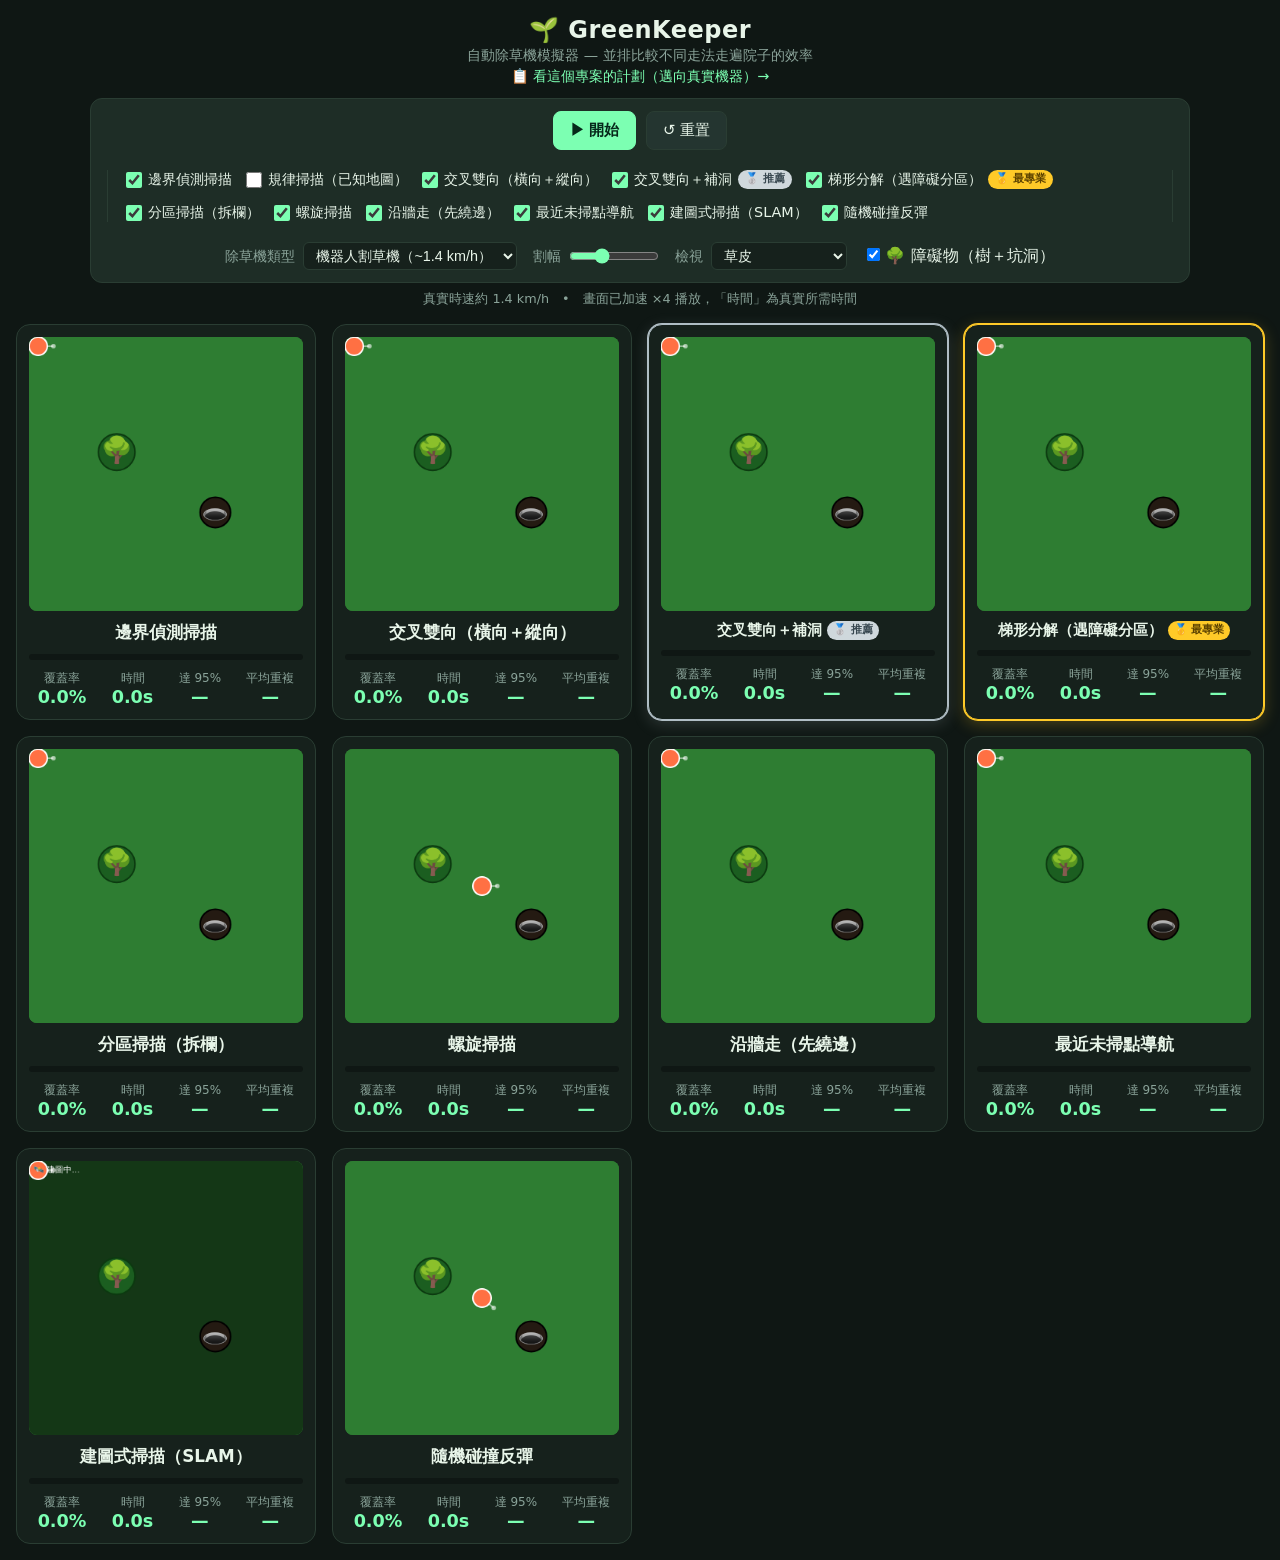
<file: index.html>
<!DOCTYPE html>
<html lang="zh-Hant">
<head>
  <meta charset="UTF-8">
  <meta name="viewport" content="width=device-width, initial-scale=1.0">
  <title>GreenKeeper — 自動除草機模擬器</title>
  <link rel="icon" type="image/png" sizes="32x32" href="favicon-32.png">
  <link rel="icon" type="image/png" sizes="512x512" href="favicon.png">
  <link rel="apple-touch-icon" sizes="180x180" href="favicon-180.png">
  <link rel="stylesheet" href="style.css">
</head>
<body>
  <header>
    <h1>🌱 GreenKeeper</h1>
    <p class="subtitle">自動除草機模擬器 — 並排比較不同走法走遍院子的效率</p>
    <p class="subtitle"><a href="plan.html" class="plan-link">📋 看這個專案的計劃（邁向真實機器）→</a></p>
  </header>

  <div class="controls">
    <div class="control-group buttons">
      <button id="startBtn" class="primary">▶ 開始</button>
      <button id="resetBtn">↺ 重置</button>
    </div>

    <div class="control-group toggles" id="toggles">
      <label><input type="checkbox" data-algo="boundary" checked> 邊界偵測掃描</label>
      <label><input type="checkbox" data-algo="systematic"> 規律掃描（已知地圖）</label>
      <label><input type="checkbox" data-algo="crosscut" checked> 交叉雙向（橫向＋縱向）</label>
      <label><input type="checkbox" data-algo="crossfill" checked> 交叉雙向＋補洞 <span class="rank-tag rank-tag-2">🥈 推薦</span></label>
      <label><input type="checkbox" data-algo="bcd" checked> 梯形分解（遇障礙分區） <span class="rank-tag rank-tag-1">🥇 最專業</span></label>
      <label><input type="checkbox" data-algo="cellular" checked> 分區掃描（拆欄）</label>
      <label><input type="checkbox" data-algo="spiral" checked> 螺旋掃描</label>
      <label><input type="checkbox" data-algo="wall" checked> 沿牆走（先繞邊）</label>
      <label><input type="checkbox" data-algo="nearest" checked> 最近未掃點導航</label>
      <label><input type="checkbox" data-algo="slam" checked> 建圖式掃描（SLAM）</label>
      <label><input type="checkbox" data-algo="random" checked> 隨機碰撞反彈</label>
    </div>

    <div class="control-group sliders">
      <label class="field"><span>除草機類型</span>
        <select id="speed">
          <option value="1.4" selected>機器人割草機（~1.4 km/h）</option>
          <option value="3.6">手推式割草機（~3.6 km/h）</option>
          <option value="5">自走式割草機（~5 km/h）</option>
          <option value="8">乘坐式割草機（~8 km/h）</option>
        </select></label>
      <label class="field"><span>割幅</span>
        <input type="range" id="mowerSize" min="6" max="24" value="12"></label>
      <label class="field"><span>檢視</span>
        <select id="viewMode">
          <option value="grass" selected>草皮</option>
          <option value="heat">重複次數熱力圖</option>
        </select></label>
    </div>

    <div class="control-group">
      <label><input type="checkbox" id="obstacles" checked> 🌳 障礙物（樹＋坑洞）</label>
    </div>
  </div>

  <p class="accel-note muted" id="accelNote"></p>

  <main id="grid" class="grid"></main>

  <script src="sim.js"></script>
</body>
</html>
</file>
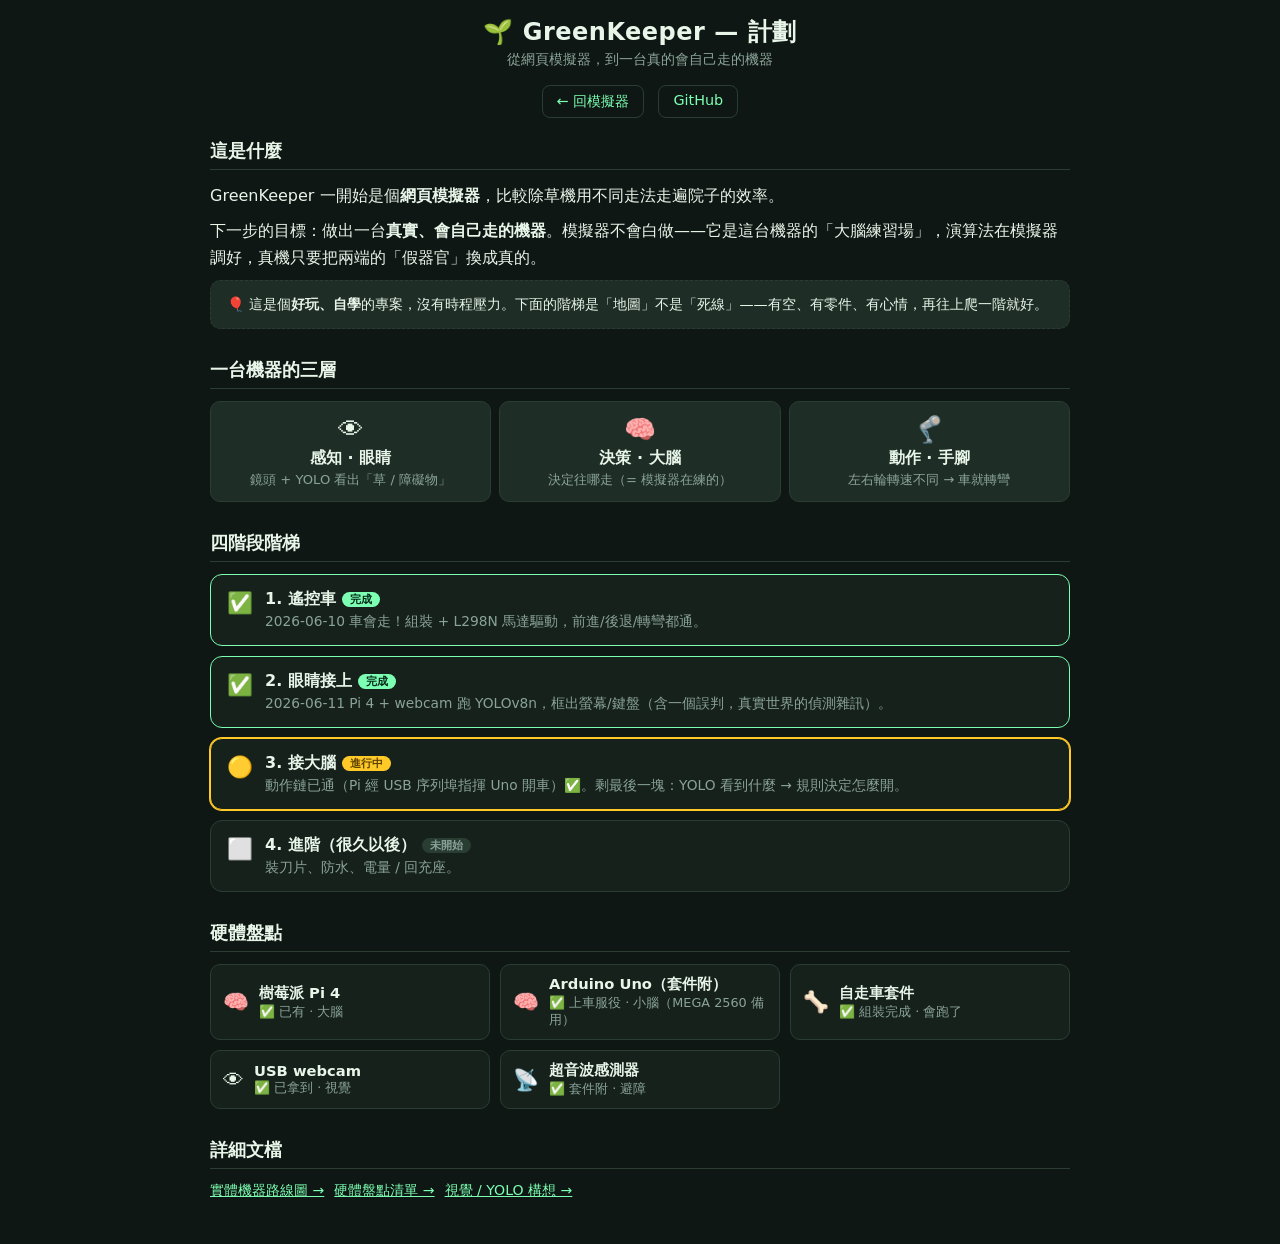
<file: plan.html>
<!DOCTYPE html>
<html lang="zh-Hant">
<head>
  <meta charset="UTF-8">
  <meta name="viewport" content="width=device-width, initial-scale=1.0">
  <title>GreenKeeper — 計劃</title>
  <link rel="icon" type="image/png" sizes="32x32" href="favicon-32.png">
  <link rel="icon" type="image/png" sizes="512x512" href="favicon.png">
  <link rel="apple-touch-icon" sizes="180x180" href="favicon-180.png">
  <link rel="stylesheet" href="style.css">
  <style>
    .plan { max-width: 860px; margin: 0 auto; width: 100%; }
    .plan section { margin-bottom: 28px; }
    .plan h2 {
      font-size: 1.15rem;
      margin-bottom: 12px;
      padding-bottom: 6px;
      border-bottom: 1px solid var(--border);
    }
    .plan p { color: var(--text); line-height: 1.7; margin-bottom: 8px; }
    .plan .lead { color: var(--muted); }

    /* 三層流程 */
    .flow {
      display: flex;
      flex-wrap: wrap;
      gap: 8px;
      align-items: stretch;
      justify-content: center;
      margin-top: 8px;
    }
    .flow .node {
      flex: 1 1 150px;
      background: var(--card);
      border: 1px solid var(--border);
      border-radius: 10px;
      padding: 12px;
      text-align: center;
    }
    .flow .node .emoji { font-size: 1.6rem; }
    .flow .node .role { font-weight: 600; margin-top: 4px; }
    .flow .node .desc { color: var(--muted); font-size: 0.82rem; margin-top: 2px; }

    /* 階梯 */
    .ladder { display: flex; flex-direction: column; gap: 10px; }
    .step {
      display: flex;
      gap: 12px;
      align-items: flex-start;
      background: var(--panel);
      border: 1px solid var(--border);
      border-radius: 12px;
      padding: 14px 16px;
    }
    .step .light { font-size: 1.3rem; flex: none; line-height: 1.4; }
    .step .body { flex: 1; }
    .step .title { font-weight: 600; font-size: 1rem; }
    .step .note { color: var(--muted); font-size: 0.86rem; margin-top: 3px; }
    .step.done { border-color: var(--accent); }
    .step.active { border-color: #ffca28; box-shadow: 0 0 0 1px #ffca28; }
    .badge {
      font-size: 0.7rem;
      font-weight: 700;
      padding: 1px 8px;
      border-radius: 999px;
      margin-left: 6px;
      vertical-align: middle;
    }
    .badge.todo { background: #2a3d33; color: var(--muted); }
    .badge.active { background: #ffca28; color: #5d4200; }
    .badge.done { background: var(--accent); color: #06281a; }

    /* 硬體盤點 */
    .inv { display: grid; grid-template-columns: repeat(auto-fit, minmax(220px, 1fr)); gap: 10px; }
    .inv .item {
      background: var(--panel);
      border: 1px solid var(--border);
      border-radius: 10px;
      padding: 10px 12px;
      display: flex;
      align-items: center;
      gap: 10px;
    }
    .inv .item .ico { font-size: 1.3rem; flex: none; }
    .inv .item .name { font-weight: 600; font-size: 0.92rem; }
    .inv .item .st { color: var(--muted); font-size: 0.8rem; margin-top: 1px; }

    /* 導覽列 */
    .nav { display: flex; justify-content: center; gap: 14px; margin: 4px 0 20px; }
    .nav a {
      color: var(--accent);
      text-decoration: none;
      font-size: 0.9rem;
      border: 1px solid var(--border);
      border-radius: 8px;
      padding: 6px 14px;
      transition: background 0.15s;
    }
    .nav a:hover { background: var(--card); }

    .docs-links { display: flex; flex-wrap: wrap; gap: 10px; }
    .docs-links a { color: var(--accent); font-size: 0.88rem; }

    .fun-note {
      background: var(--card);
      border: 1px dashed var(--border);
      border-radius: 10px;
      padding: 12px 16px;
      color: var(--muted);
      font-size: 0.88rem;
      line-height: 1.7;
    }
  </style>
</head>
<body>
  <header>
    <h1>🌱 GreenKeeper — 計劃</h1>
    <p class="subtitle">從網頁模擬器，到一台真的會自己走的機器</p>
  </header>

  <nav class="nav">
    <a href="index.html">← 回模擬器</a>
    <a href="https://github.com/joechiboo/greenkeeper" target="_blank" rel="noopener">GitHub</a>
  </nav>

  <div class="plan">

    <section>
      <h2>這是什麼</h2>
      <p>GreenKeeper 一開始是個<strong>網頁模擬器</strong>，比較除草機用不同走法走遍院子的效率。</p>
      <p>下一步的目標：做出一台<strong>真實、會自己走的機器</strong>。模擬器不會白做——它是這台機器的「大腦練習場」，演算法在模擬器調好，真機只要把兩端的「假器官」換成真的。</p>
      <p class="fun-note">🎈 這是個<strong>好玩、自學</strong>的專案，沒有時程壓力。下面的階梯是「地圖」不是「死線」——有空、有零件、有心情，再往上爬一階就好。</p>
    </section>

    <section>
      <h2>一台機器的三層</h2>
      <div class="flow">
        <div class="node"><div class="emoji">👁</div><div class="role">感知 · 眼睛</div><div class="desc">鏡頭 + YOLO 看出「草 / 障礙物」</div></div>
        <div class="node"><div class="emoji">🧠</div><div class="role">決策 · 大腦</div><div class="desc">決定往哪走（= 模擬器在練的）</div></div>
        <div class="node"><div class="emoji">🦿</div><div class="role">動作 · 手腳</div><div class="desc">左右輪轉速不同 → 車就轉彎</div></div>
      </div>
    </section>

    <section>
      <h2>四階段階梯</h2>
      <div class="ladder">
        <div class="step done">
          <div class="light">✅</div>
          <div class="body">
            <div class="title">1. 遙控車<span class="badge done">完成</span></div>
            <div class="note">2026-06-10 車會走！組裝 + L298N 馬達驅動，前進/後退/轉彎都通。</div>
          </div>
        </div>
        <div class="step done">
          <div class="light">✅</div>
          <div class="body">
            <div class="title">2. 眼睛接上<span class="badge done">完成</span></div>
            <div class="note">2026-06-11 Pi 4 + webcam 跑 YOLOv8n，框出螢幕/鍵盤（含一個誤判，真實世界的偵測雜訊）。</div>
          </div>
        </div>
        <div class="step active">
          <div class="light">🟡</div>
          <div class="body">
            <div class="title">3. 接大腦<span class="badge active">進行中</span></div>
            <div class="note">動作鏈已通（Pi 經 USB 序列埠指揮 Uno 開車）✅。剩最後一塊：YOLO 看到什麼 → 規則決定怎麼開。</div>
          </div>
        </div>
        <div class="step">
          <div class="light">⬜</div>
          <div class="body">
            <div class="title">4. 進階（很久以後）<span class="badge todo">未開始</span></div>
            <div class="note">裝刀片、防水、電量 / 回充座。</div>
          </div>
        </div>
      </div>
    </section>

    <section>
      <h2>硬體盤點</h2>
      <div class="inv">
        <div class="item"><div class="ico">🧠</div><div><div class="name">樹莓派 Pi 4</div><div class="st">✅ 已有 · 大腦</div></div></div>
        <div class="item"><div class="ico">🧠</div><div><div class="name">Arduino Uno（套件附）</div><div class="st">✅ 上車服役 · 小腦（MEGA 2560 備用）</div></div></div>
        <div class="item"><div class="ico">🦴</div><div><div class="name">自走車套件</div><div class="st">✅ 組裝完成 · 會跑了</div></div></div>
        <div class="item"><div class="ico">👁</div><div><div class="name">USB webcam</div><div class="st">✅ 已拿到 · 視覺</div></div></div>
        <div class="item"><div class="ico">📡</div><div><div class="name">超音波感測器</div><div class="st">✅ 套件附 · 避障</div></div></div>
      </div>
    </section>

    <section>
      <h2>詳細文檔</h2>
      <div class="docs-links">
        <a href="https://github.com/joechiboo/greenkeeper/blob/main/docs/hardware-roadmap.md" target="_blank" rel="noopener">實體機器路線圖 →</a>
        <a href="https://github.com/joechiboo/greenkeeper/blob/main/docs/hardware-inventory.md" target="_blank" rel="noopener">硬體盤點清單 →</a>
        <a href="https://github.com/joechiboo/greenkeeper/blob/main/docs/vision-yolo.md" target="_blank" rel="noopener">視覺 / YOLO 構想 →</a>
      </div>
    </section>

  </div>
</body>
</html>
</file>
<file: style.css>
:root {
  --bg: #0f1714;
  --panel: #16211c;
  --card: #1e2d26;
  --grass: #2e7d32;
  --grass-cut: #a5d6a7;
  --accent: #7cffb2;
  --text: #e8f5e9;
  --muted: #8aa399;
  --border: #2a3d33;
}

* { box-sizing: border-box; margin: 0; padding: 0; }

body {
  font-family: "Segoe UI", system-ui, -apple-system, sans-serif;
  background: var(--bg);
  color: var(--text);
  min-height: 100vh;
  display: flex;
  flex-direction: column;
  padding: 16px;
}

header { text-align: center; margin-bottom: 12px; }
header h1 { font-size: 1.5rem; letter-spacing: 0.5px; }
.subtitle { color: var(--muted); margin-top: 2px; font-size: 0.9rem; }
.plan-link { color: var(--accent); text-decoration: none; }
.plan-link:hover { text-decoration: underline; }

/* --- 控制列 --- */
.controls {
  display: flex;
  flex-wrap: wrap;
  gap: 20px;
  align-items: center;
  justify-content: center;
  background: var(--card);
  border: 1px solid var(--border);
  border-radius: 12px;
  padding: 12px 16px;
  margin: 0 auto 16px;
  max-width: 1100px;
  width: 100%;
}

.control-group { display: flex; align-items: center; gap: 10px; }

.buttons button {
  padding: 8px 16px;
  border: 1px solid var(--border);
  border-radius: 8px;
  background: #243530;
  color: var(--text);
  font-size: 0.95rem;
  cursor: pointer;
  transition: background 0.15s, transform 0.05s;
}
.buttons button:hover { background: #2e453d; }
.buttons button:active { transform: scale(0.97); }
.buttons button.primary {
  background: var(--accent);
  color: #06281a;
  border-color: var(--accent);
  font-weight: 600;
}
.buttons button.primary:hover { background: #6ae8a1; }

.toggles {
  flex-wrap: wrap;
  gap: 14px;
  border-left: 1px solid var(--border);
  border-right: 1px solid var(--border);
  padding: 0 18px;
}
.toggles label {
  display: flex;
  align-items: center;
  gap: 6px;
  font-size: 0.9rem;
  cursor: pointer;
  white-space: nowrap;
}
.toggles input { accent-color: var(--accent); width: 16px; height: 16px; cursor: pointer; }

.sliders { gap: 16px; }
.field {
  display: flex;
  align-items: center;
  gap: 8px;
  font-size: 0.9rem;
  color: var(--muted);
}
.field input[type="range"] { accent-color: var(--accent); width: 90px; }
.field select {
  background: var(--panel);
  color: var(--text);
  border: 1px solid var(--border);
  border-radius: 6px;
  padding: 4px 8px;
  font-size: 0.9rem;
  cursor: pointer;
}

.accel-note {
  text-align: center;
  color: var(--muted);
  font-size: 0.8rem;
  margin: -8px auto 16px;
}

/* --- 比較格 --- */
.grid {
  display: grid;
  grid-template-columns: repeat(auto-fit, minmax(240px, 1fr));
  gap: 16px;
  max-width: 1600px;
  width: 100%;
  margin: 0 auto;
}

.sim-card {
  background: var(--panel);
  border: 1px solid var(--border);
  border-radius: 14px;
  padding: 12px;
  display: flex;
  flex-direction: column;
  gap: 10px;
}

.sim-card canvas {
  display: block;
  width: 100%;
  height: auto;
  aspect-ratio: 1 / 1;
  border-radius: 8px;
  background: var(--grass);
}

.sim-name {
  font-weight: 600;
  font-size: 1.05rem;
  text-align: center;
  display: flex;
  align-items: center;
  justify-content: center;
  gap: 5px;
  flex-wrap: nowrap;
  white-space: nowrap;
}
/* 有排名標記的卡片：縮小字級讓名稱＋標記擠進同一行 */
.sim-card.rank-1 .sim-name,
.sim-card.rank-2 .sim-name { font-size: 0.92rem; }
.sim-name .rank-badge { flex: none; }

/* --- 推薦排名標記 --- */
.sim-card.rank-1 {
  border-color: #ffca28;
  box-shadow: 0 0 0 1px #ffca28, 0 4px 16px rgba(255, 202, 40, 0.25);
}
.sim-card.rank-2 {
  border-color: #b0bec5;
  box-shadow: 0 0 0 1px #b0bec5, 0 4px 16px rgba(176, 190, 197, 0.2);
}

.rank-badge,
.rank-tag {
  font-size: 0.7rem;
  font-weight: 700;
  padding: 1px 7px;
  border-radius: 999px;
  white-space: nowrap;
  line-height: 1.5;
}
.rank-badge { padding: 1px 6px; }
.rank-badge-1,
.rank-tag-1 { background: #ffca28; color: #5d4200; }
.rank-badge-2,
.rank-tag-2 { background: #cfd8dc; color: #37474f; }

.sim-stats {
  display: flex;
  justify-content: space-around;
  gap: 8px;
  font-size: 0.85rem;
}
.sim-stats .stat { text-align: center; }
.sim-stats .stat-label { display: block; color: var(--muted); font-size: 0.75rem; }
.sim-stats .stat-value { font-size: 1.1rem; font-weight: 600; color: var(--accent); }

.bar {
  height: 6px;
  background: #0f1714;
  border-radius: 3px;
  overflow: hidden;
}
.bar-fill {
  height: 100%;
  width: 0%;
  background: var(--accent);
  transition: width 0.2s;
}

.empty {
  grid-column: 1 / -1;
  text-align: center;
  color: var(--muted);
  padding: 60px 0;
}
</file>
